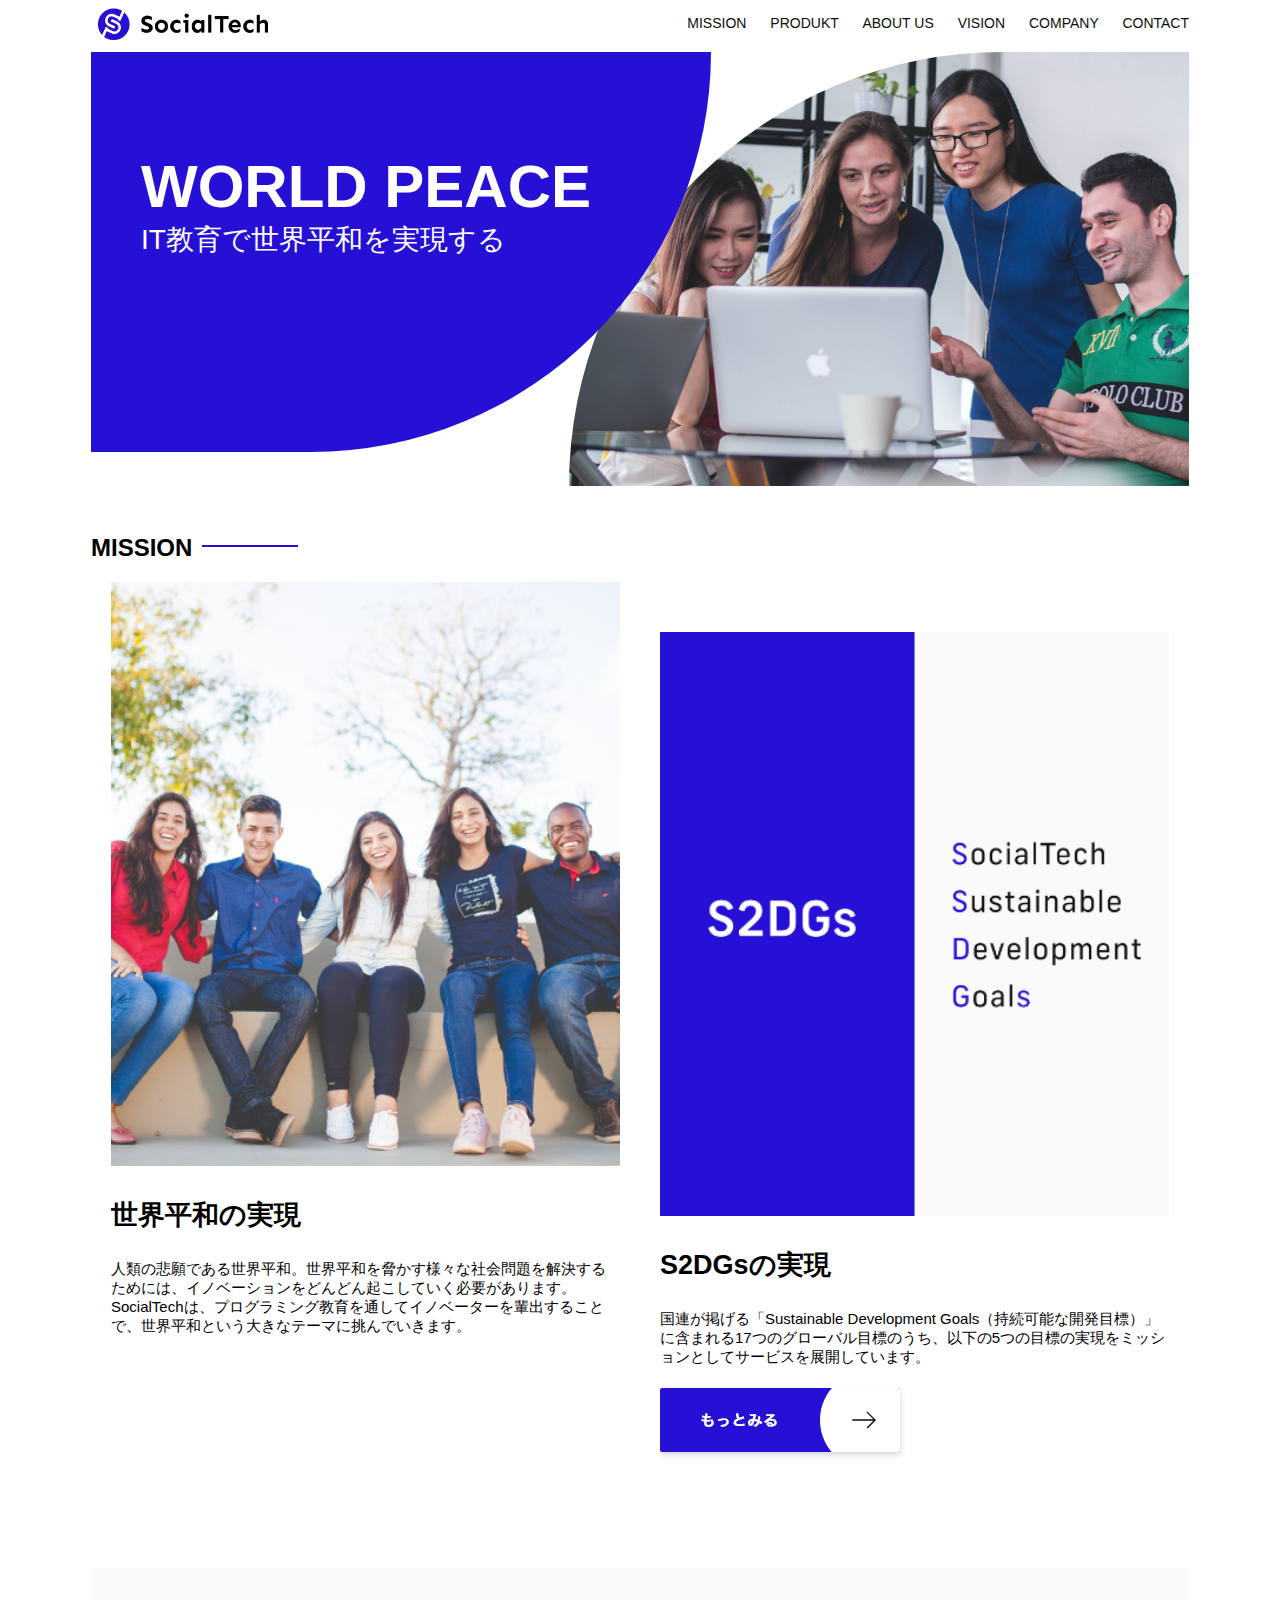
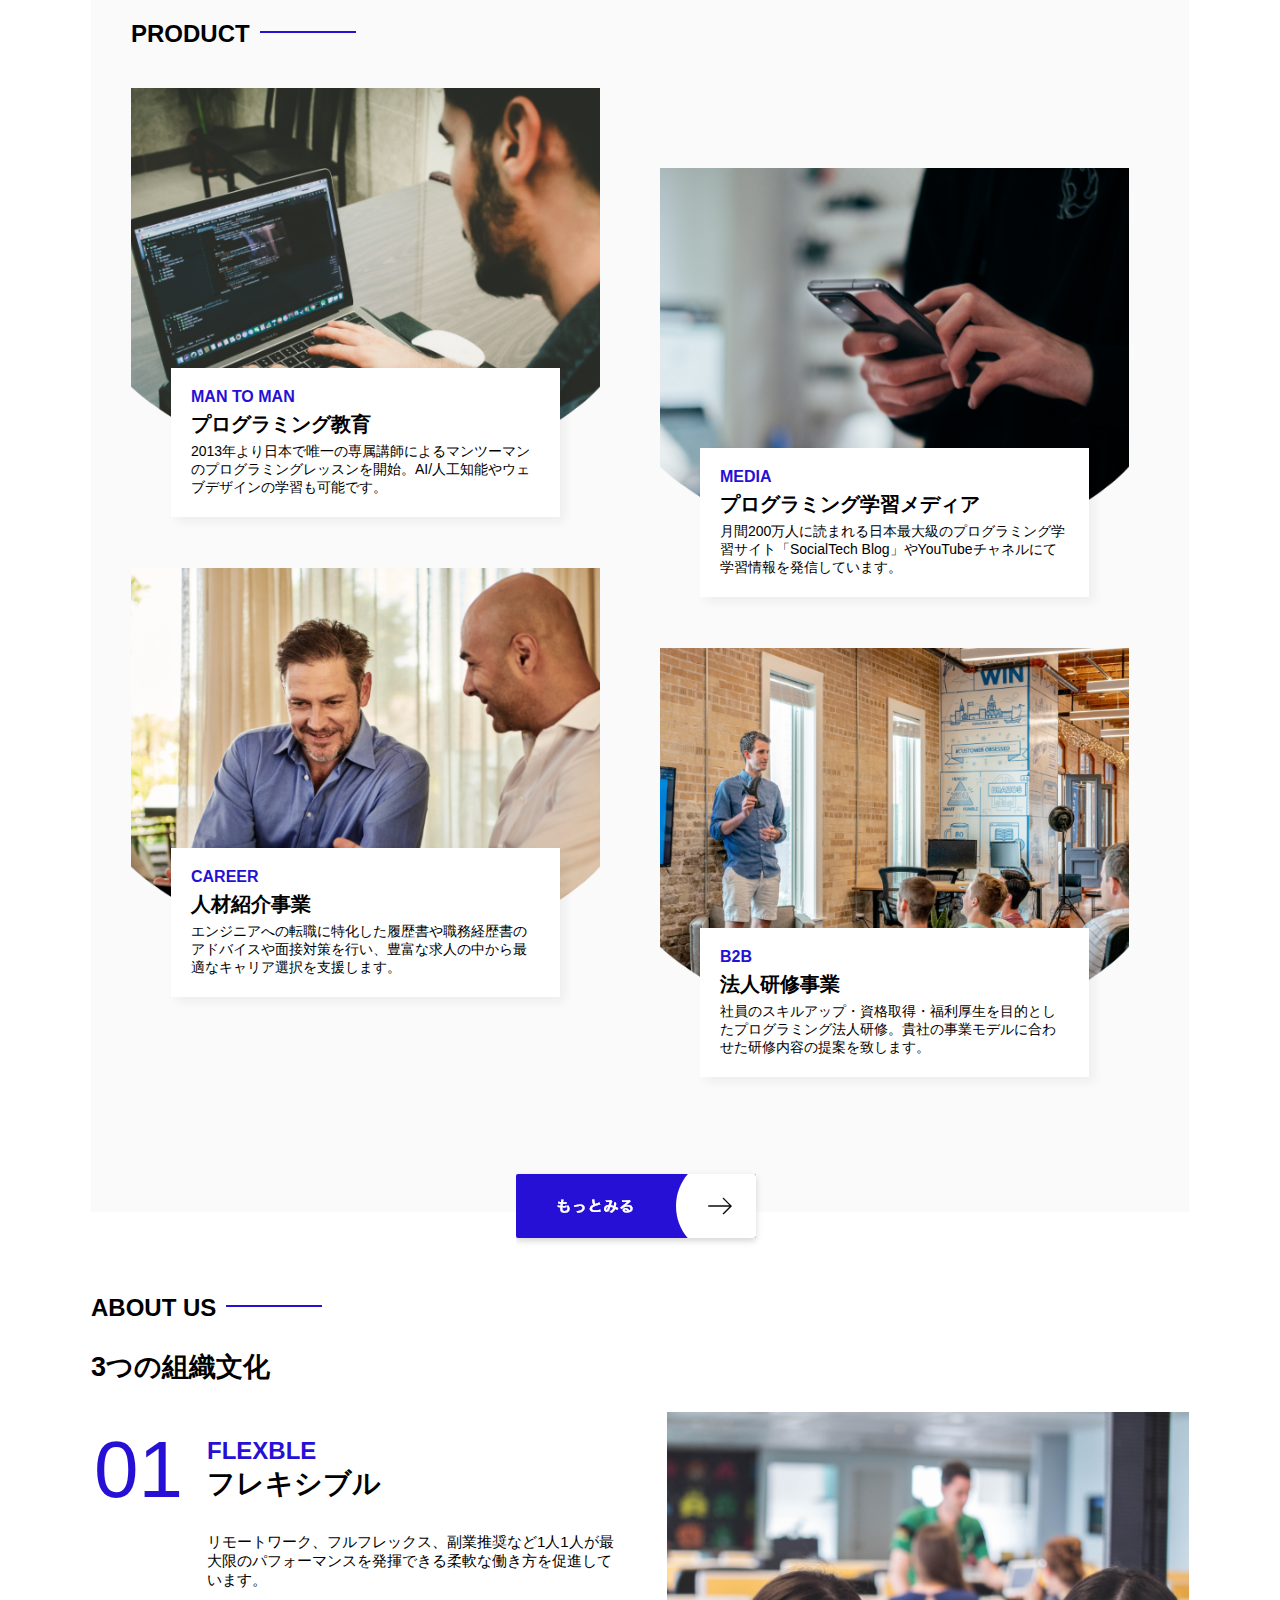
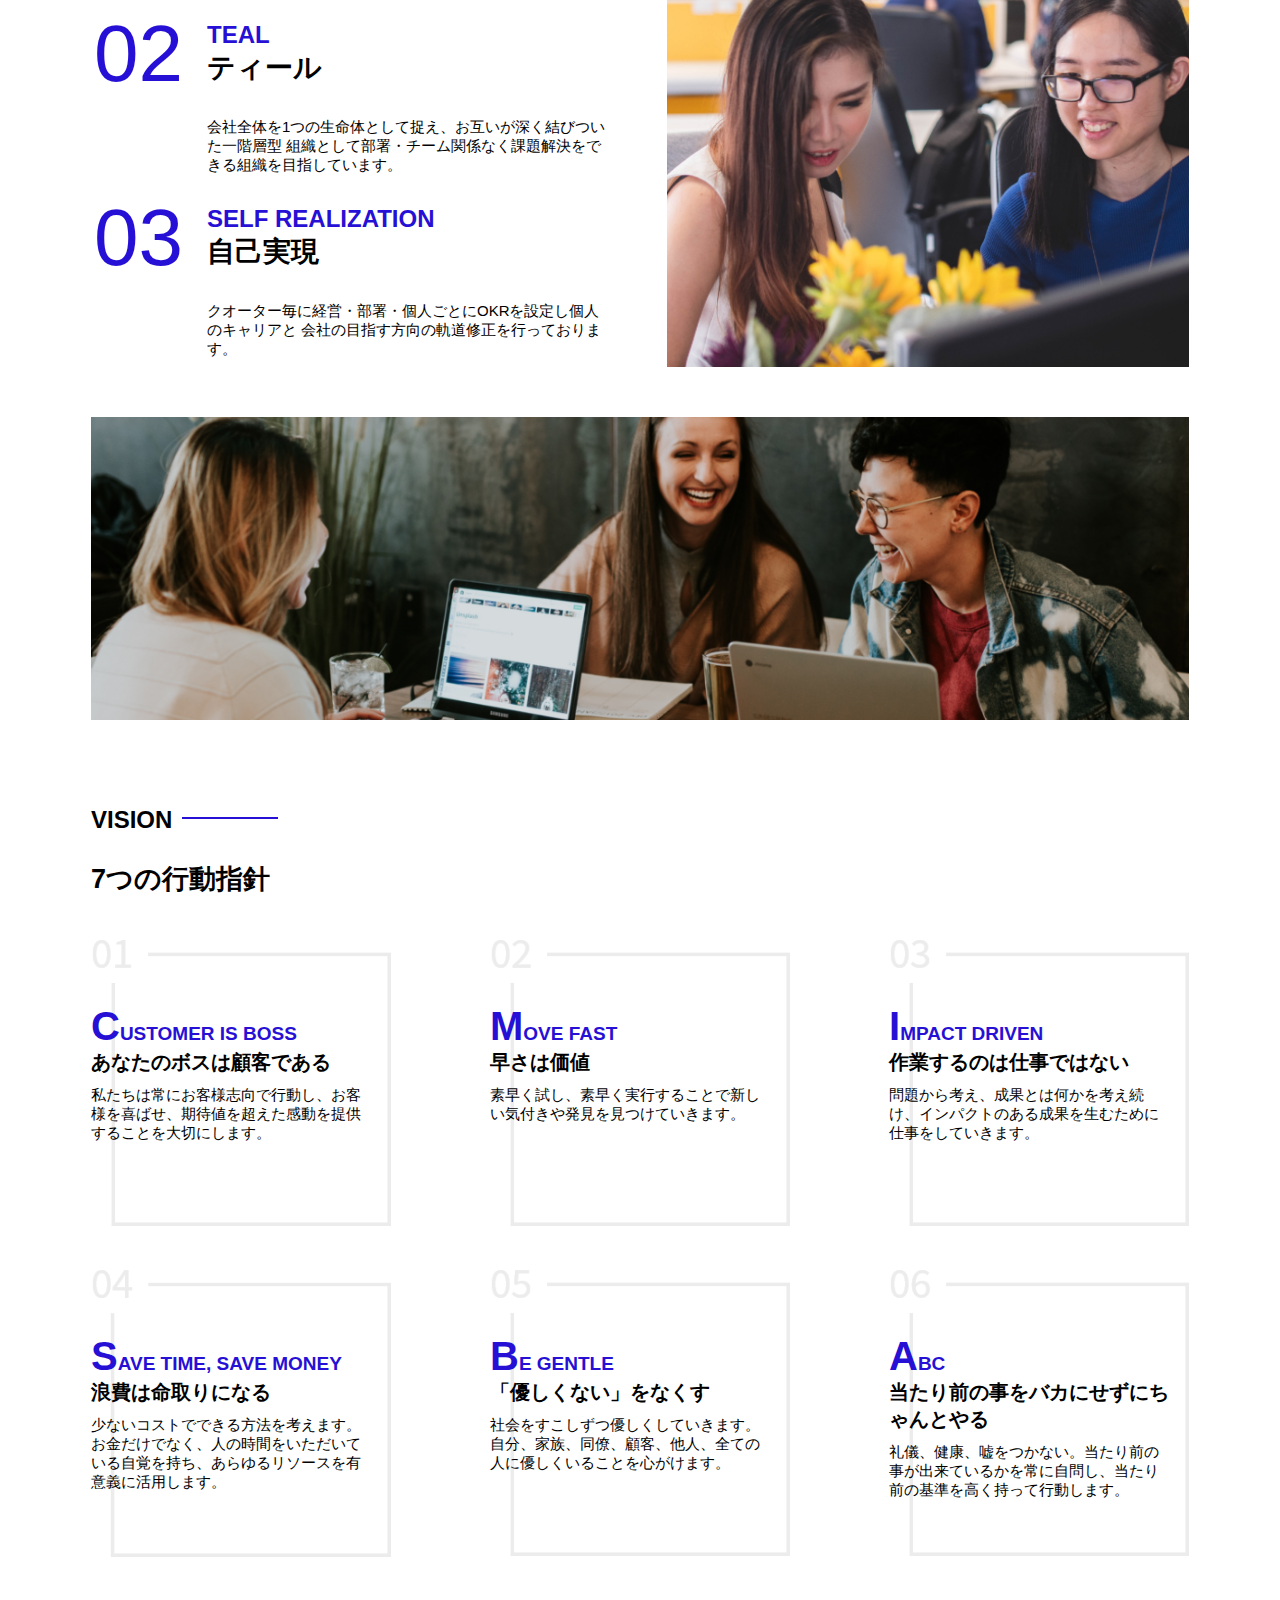
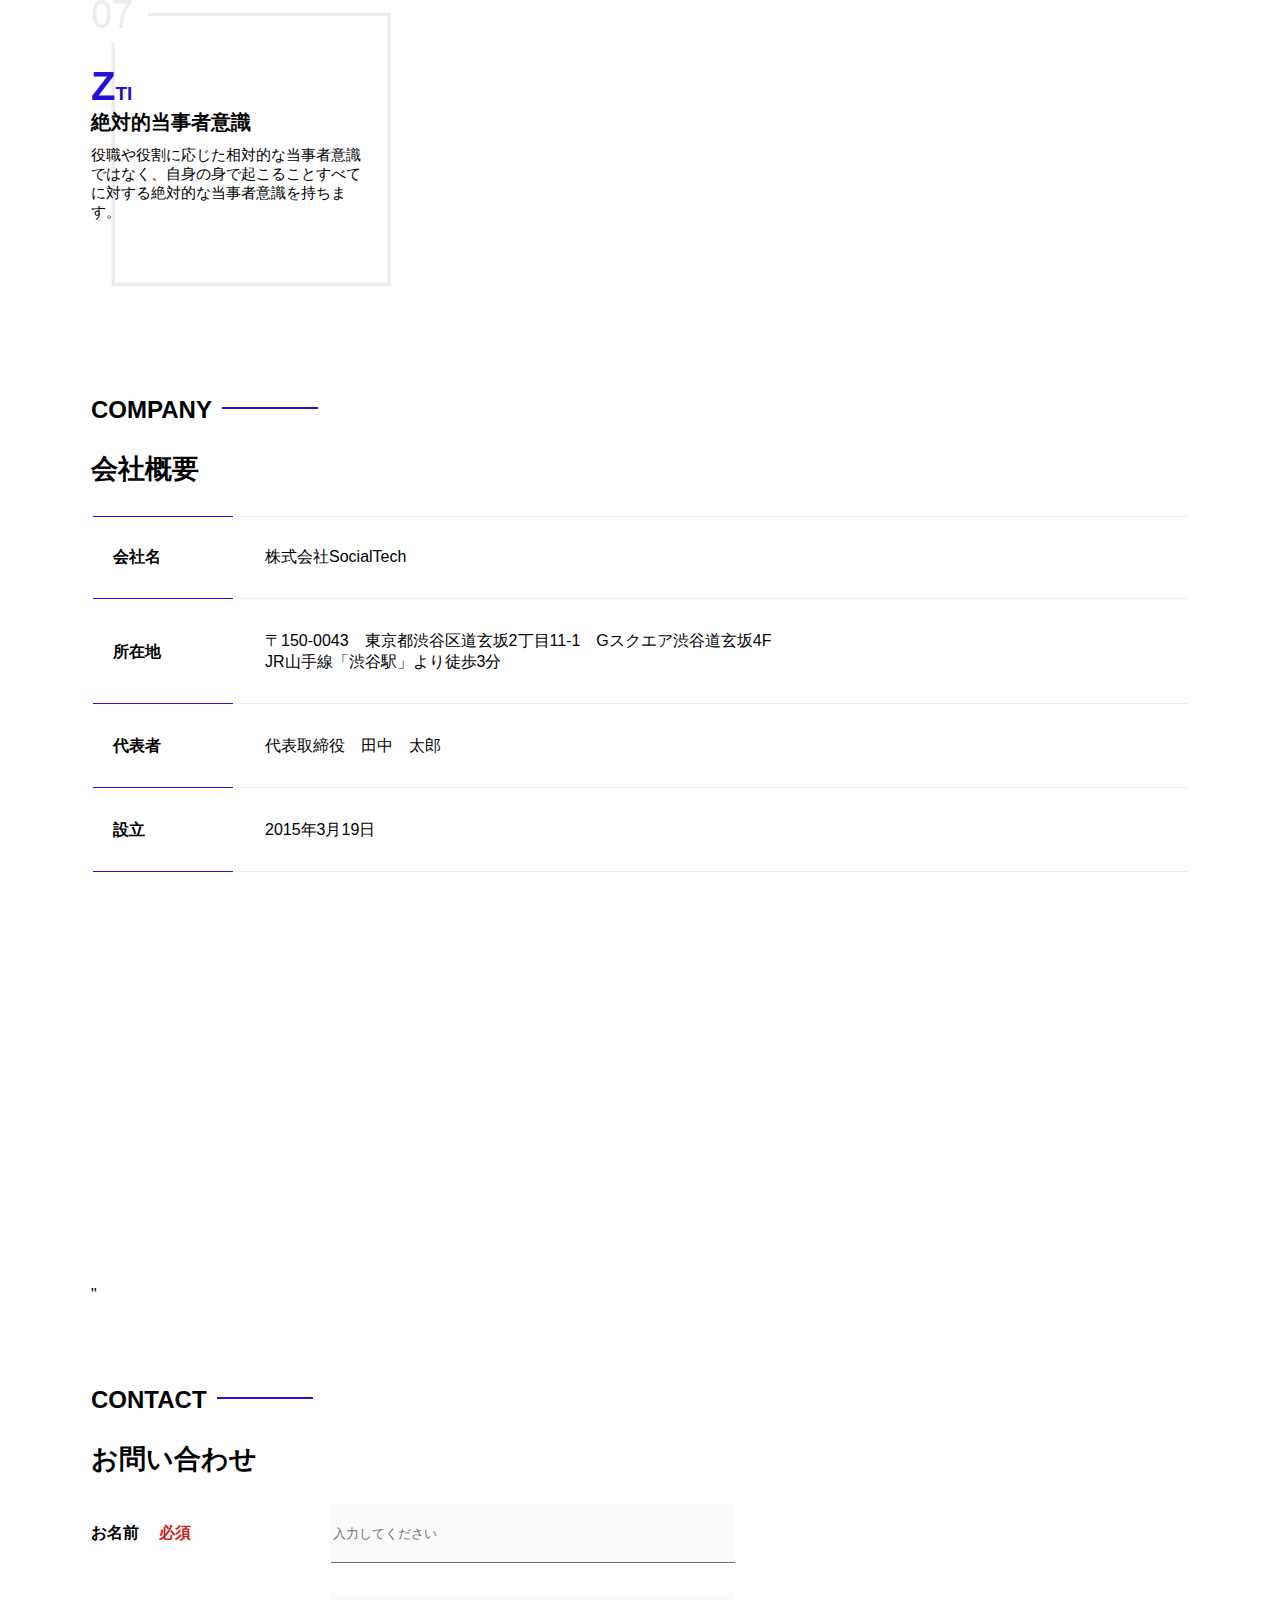
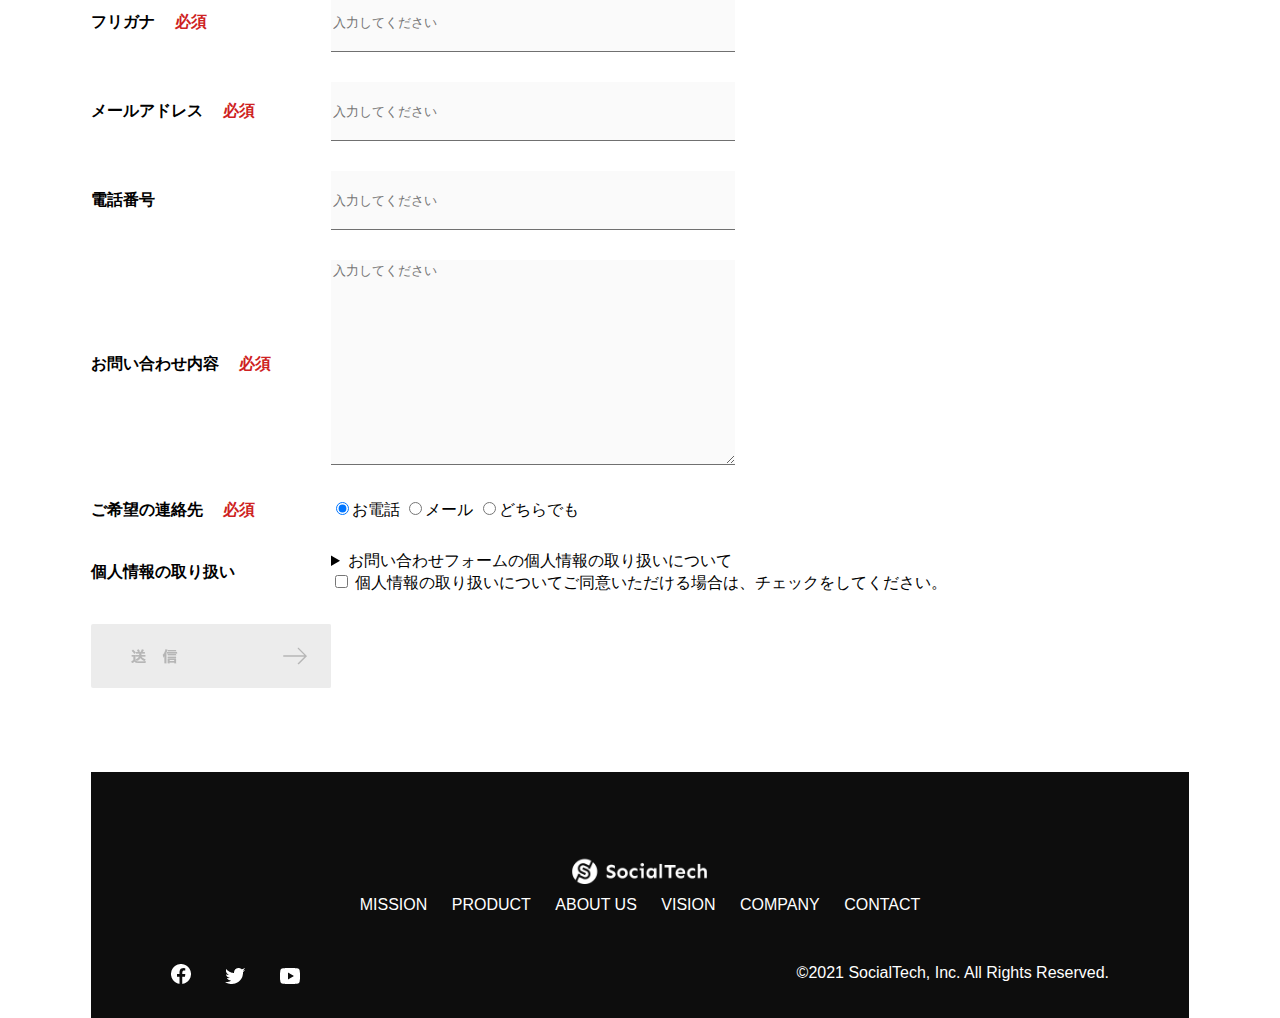
<file: index.html>
<!DOCTYPE html>
<html>
<head>
  <title>SocialTech</title>
  <meta charset="utf-8">
  <meta name="description" content="SocialTechはEdTech業界のリーディングカンパニーを目指します。">
  <meta name="viewport" content="width=device-width, initial-scale=1.0">
  <link rel="stylesheet" href="style.css">
</head>
<body>
  <!--ヘッダー-->
  <header>
    <!--ロゴ-->
    <a href="index.html" id="logo"><img src="images/logo.png" alt="トップページに戻る"></a> 
    <!--PC用ナビゲーション-->
    <nav id="nav-pc">
      <a href="mission.html">MISSION</a>
      <a href="product.html">PRODUKT</a>
      <a href="index.html#aboutus">ABOUT US</a>
      <a href="index.html#vision">VISION</a>
      <a href="index.html#company">COMPANY</a>
      <a href="index.html#contact">CONTACT</a>
    </nav>
    <!-- スマホ用メニューボタン -->
    <img id="menu-sp" src="images/button-menu.png" alt="ナビゲーションを開く" onclick="document.getElementById('nav-sp').style.display = 'block'">

    <!-- スマホ用ナビゲーション -->
    <nav id="nav-sp">
      <img id="close" src="images/button-close.png" alt="ナビゲーションを閉じる" onclick="document.getElementById('nav-sp').style.display = 'none'">
        <a id="logo-sp" href="index.html" onclick="document.getElementById('nav-sp').style.display = 'none'"><img src="images/logo-sp.png" alt="トップページへ戻る"></a>
        <a class="menu" href="mission.html" onclick="document.getElementById('nav-sp').style.display = 'none'">MISSION</a>
        <a class="menu" href="product.html" onclick="document.getElementById('nav-sp').style.display = 'none'">PRODUCT</a>
        <a class="menu" href="index.html#aboutus" onclick="document.getElementById('nav-sp').style.display = 'none'">ABOUT US</a>
        <a class="menu" href="index.html#vision" onclick="document.getElementById('nav-sp').style.display = 'none'">VISION</a>
        <a class="menu" href="index.html#company" onclick="document.getElementById('nav-sp').style.display = 'none'">COMPANY</a>
        <a class="menu" href="index.html#contact" onclick="document.getElementById('nav-sp').style.display = 'none'">CONTACT</a>
        <div id="sns">
          <a href="https://www.facebook.com/sejuku2013"><img src="images/button-facebook.png" alt="フェイスブックへのリンク"></a>
          <a href="https://www.facebook.com/sejuku2013"><img src="images/button-twitter.png" alt="ツイッターへのリンク"></a>
          <a href="https://www.youtube.com/channel/UCCFOQO5aDK0xXam4cUQXT8g"><img src="images/button-youtube.png" alt="ユーチューブへのリンク"></a>
        </div>
    </nav>
  </header>
  <main>
    <article>
      <!--　メインビジュアル　-->
      <section id="main-visual">
        <div id="main-message">
          <h1>WORLD PEACE</h1>
          <p>IT教育で世界平和を実現する</p>
        </div>
        <img src="images/index/index-main.png" alt="PCの周りに集まる多国籍の仲間たち">
      </section>
      <!--　ミッション　-->
      <section id="mission">
          <h2 class="index-h2">MISSION</h2>
        <div id="mission-flex">
          <div>
            <img id="mission-photo" src="images/index/index-mission.png" alt="屋外のベンチで写真を撮影する多国籍の仲間たち">
            <h3>世界平和の実現</h3>
            <p>人類の悲願である世界平和。世界平和を脅かす様々な社会問題を解決するためには、イノベーションをどんどん起こしていく必要があります。SocialTechは、プログラミング教育を通してイノベーターを輩出することで、世界平和という大きなテーマに挑んでいきます。</p>
          </div>
          <div>
            <img id="s2dgs" src="images/index/s2dgs.png" alt="S2DGs">
            <h3>S2DGsの実現</h3>
            <p>国連が掲げる「Sustainable Development Goals（持続可能な開発目標）」に含まれる17つのグローバル目標のうち、以下の5つの目標の実現をミッションとしてサービスを展開しています。</p>
            <a href="mission.html">
              <img src="images/button-more.png" alt="もっとみる">
            </a>
          </div>
        </div>
      </section>
      <!-- プロダクト -->
      <section id="product">
        <h2 class="index-h2">PRODUCT</h2>
        <div>
            <div id="product-left">
                <div>
                    <img class="product-photo" src="images/index/index-mantoman.png" alt="PCでコードを書く男性">
                    <div class="product-explain">
                        <span>MAN TO MAN</span>
                        <h3>プログラミング教育</h3>
                        <p>2013年より日本で唯一の専属講師によるマンツーマンのプログラミングレッスンを開始。AI/人工知能やウェブデザインの学習も可能です。</p>
                    </div>
                </div>
                <div>
                    <img class="product-photo" src="images/index/index-career.png" alt="笑顔で話し合う2人の男性">
                    <div class="product-explain">
                        <span>CAREER</span>
                        <h3>人材紹介事業</h3>
                        <p>エンジニアへの転職に特化した履歴書や職務経歴書のアドバイスや面接対策を行い、豊富な求人の中から最適なキャリア選択を支援します。</p>
                    </div>
                </div>
            </div>
            <div id="product-right">
                <div>
                    <img class="product-photo" src="images/index/index-media.png" alt="スマートフォンを操作する人">
                    <div class="product-explain">
                        <span>MEDIA</span>
                        <h3>プログラミング学習メディア</h3>
                        <p>月間200万人に読まれる日本最大級のプログラミング学習サイト「SocialTech
                            Blog」やYouTubeチャネルにて学習情報を発信しています。</p>
                    </div>
                </div>
                <div>
                    <img class="product-photo" src="images/index/index-b2b.png" alt="講演中の男性とそれを聴く人々">
                    <div class="product-explain">
                        <span>B2B</span>
                        <h3>法人研修事業</h3>
                        <p>社員のスキルアップ・資格取得・福利厚生を目的としたプログラミング法人研修。貴社の事業モデルに合わせた研修内容の提案を致します。</p>
                    </div>
                </div>
            </div>
        </div>
        <div>
            <a id="product-more" href="product.html">
                <img src="images/button-more.png" alt="もっとみる">
            </a>
        </div>
    </section>
        <!-- ABOUT US -->
        <section id="aboutus">
          <h2 class="index-h2">ABOUT US</h2>
          <h3>3つの組織文化</h3>
          <div>
            <table class="culture-table">
              <tr>
                <td>
                  <span class="culture-num">01</span>
                </td>
                <td>
                  <span class="culture-en">FLEXBLE</span>
                  <span class="culture-jp">フレキシブル</span>
                </td>
              </tr>
              <tr>
                <td>
                  <!-- 空白のセル -->
                </td>
                <td>
                  <P class="culture-description">
                    リモートワーク、フルフレックス、副業推奨など1人1人が最大限のパフォーマンスを発揮できる柔軟な働き方を促進しています。
                  </P>
                </td>
              </tr>
              <tr>
                <td>
                  <span class="culture-num">02</span>
                </td>
                <td>
                  <span class="culture-en">TEAL</span>
                  <span class="culture-jp">ティール</span>
                </td>
              </tr>
              <tr>
                <td>
                  <!-- 空白のセル -->
                </td>
                <td>
                  <p class="culture-description">
                    会社全体を1つの生命体として捉え、お互いが深く結びついた一階層型
                    組織として部署・チーム関係なく課題解決をできる組織を目指しています。
                  </p>
                </td>
              </tr>
              <tr>
                <td>
                  <span class="culture-num">03</span>
                </td>
                <td>
                  <span class="culture-en">SELF REALIZATION</span>
                  <span class="culture-jp">自己実現</span>
                </td>
              </tr>
              <tr>
                <td>
                  <!-- 空白のセル -->
                </td>
                <td>
                  <p class="culture-description">
                    クオーター毎に経営・部署・個人ごとにOKRを設定し個人のキャリアと
                   会社の目指す方向の軌道修正を行っております。
                  </p>
                </td>
              </tr>
            </table>
              <img class="culture-img" src="images/index/index-aboutus1.png" alt="笑顔で話し合う2人の女性">
          </div>
          <img class="culture-img2" src="images/index/index-aboutus2.png" alt="笑顔で話し合う3人の男女"> 
        </section>
        <!-- VISION -->
        <section id="vision">
          <h2 class="index-h2">VISION</h2>
          <h3>7つの行動指針</h3>
          <div>
            <div class="vision-box">
              <img src="images/index/vision-01.png" alt="01">
              <span>
                <h4>CUSTOMER IS BOSS</h4>
                <h5>あなたのボスは顧客である</h5>
                <p>私たちは常にお客様志向で行動し、お客様を喜ばせ、期待値を超えた感動を提供することを大切にします。</p>
              </span>
            </div>
            <div class="vision-box">
              <img src="images/index/vision-02.png" alt="02">
              <span>
                <h4>MOVE FAST</h4>
                <h5>早さは価値</h5>
                <p>素早く試し、素早く実行することで新しい気付きや発見を見つけていきます。</p>
              </span>
            </div>
            <div class="vision-box">
              <img src="images/index/vision-03.png" alt="03">
              <span>
                <h4>IMPACT DRIVEN</h4>
                <h5>作業するのは仕事ではない</h5>
                <p>問題から考え、成果とは何かを考え続け、インパクトのある成果を生むために仕事をしていきます。</p>
              </span>
            </div>
            <div class="vision-box">
              <img src="images/index//vision-04.png" alt="04">
              <span>
                <h4>SAVE TIME, SAVE MONEY</h4>
                <h5>浪費は命取りになる</h5>
                <p>少ないコストでできる方法を考えます。お金だけでなく、人の時間をいただいている自覚を持ち、あらゆるリソースを有意義に活用します。</p>
              </span>
            </div>
            <div class="vision-box">
              <img src="images/index/vision-05.png" alt="05">
              <span>
                <h4>BE GENTLE</h4>
                <h5>「優しくない」をなくす</h5>
                <p>社会をすこしずつ優しくしていきます。自分、家族、同僚、顧客、他人、全ての人に優しくいることを心がけます。</p>
              </span>
            </div>
            <div class="vision-box">
              <img src="images/index/vision-06.png" alt="06">
              <span>
                <h4>ABC</h4>
                <h5>当たり前の事をバカにせずにちゃんとやる</h5>
                <p>礼儀、健康、嘘をつかない。当たり前の事が出来ているかを常に自問し、当たり前の基準を高く持って行動します。</p>
              </span>
            </div>
            <div class="vision-box">
              <img src="images/index/vision-07.png" alt="07">
              <span>
                <h4>ZTI</h4>
                <h5>絶対的当事者意識</h5>
                <p>役職や役割に応じた相対的な当事者意識ではなく、自身の身で起こることすべてに対する絶対的な当事者意識を持ちます。</p>
              </span>
            </div>
          </div>
        </section>
        <!-- COMPANY -->
        <section id="company">
          <h2 class="index-h2">COMPANY</h2>
          <h3>会社概要</h3>
            <table id="company-table">
              <tr>
                <th class="tableheader-first">会社名</th>
                <td class="cell-first">株式会社SocialTech</td>
              </tr>
              <tr>
                <th class="tableheader">所在地</th>
                <td class="cell">〒150-0043　東京都渋谷区道玄坂2丁目11-1　Gスクエア渋谷道玄坂4F<br>JR山手線「渋谷駅」より徒歩3分</td>
              </tr>
              <tr>
                <th class="tableheader">代表者</th>
                <td class="cell">代表取締役　田中　太郎</td>
              </tr>
              <tr>
                <th class="tableheader">設立</th>
                <td class="cell">2015年3月19日</td>
              </tr>
            </table>
              <iframe
                src="https://www.google.com/maps/embed?pb=!1m18!1m12!1m3!1d3241.7739223224576!2d139.6961571!3d35.6579413!2m3!1f0!2f0!3f0!3m2!1i1024!2i768!4f13.1!3m3!1m2!1s0x60188be0535d9a81%3A0xb09a6e9018e3debd!2z44CSMTUwLTAwNDMg5p2x5Lqs6YO95riL6LC35Yy66YGT546E5Z2C77yS5LiB55uu77yR77yR4oiS77yR!5e0!3m2!1sja!2sjp!4v1705211474568!5m2!1sja!2sjp"
                style="border:0;" allowfullscreen="" loading="lazy">
              </iframe>"
        </section>    
          <!-- お問い合わせフォーム -->
          <section id="contact">
            <h2 class="index-h2">CONTACT</h2>
            <h3>お問い合わせ</h3>
            <form action="https://api.staticforms.xyz/submit" method="post">       
              <input type="text" name="honeypot" style="display:none">
              <!-- STATIC FORMSのアクセスキー -->
              <input type="hidden" name="accessKey" value="651ed1f2-a114-4100-8dca-9e99c4449876">
              <!--メールのタイトル-->
              <input type="hidden" name="subject" value="お問い合わせフォーム" />
              <!--送信先のメールアドレスをvalueに設定する-->
              <input type="hidden" name="replyTo" value="s.uehara@ace-techno.com">
              <!--redirectToのURLは公開後のURLへリンクする-->
              <input type="hidden" name="redirectTo" value="">            
              <div>
                <div class="contact-heading">
                  <label class="contact-label">お名前<span class="contact-span">必須</span></label>
                </div>
                <div>
                  <input type="text" name="name" placeholder="入力してください" class="contact-textbox">
                </div>
              </div>
              <div>
                <div class="contact-heading">
                  <label class="contact-label">フリガナ<span class="contact-span">必須</span></label>
                </div>
                <div>
                  <input type="text" name="hurigana" placeholder="入力してください" class="contact-textbox">
                </div>
              </div>
              <div>
                <div class="contact-heading">
                  <label class="contact-label">メールアドレス<span class="contact-span">必須</span></label>
                </div>
                <div>
                  <input type="text" name="email" placeholder="入力してください" class="contact-textbox">
                </div>
              </div>
              <div>
                <div class="contact-heading">
                  <label class="contact-label">電話番号</label>
                </div>
                <div>
                  <input type="text" name="tel" placeholder="入力してください" class="contact-textbox">
                </div>
              </div>
              <div>
                <div class="contact-heading">
                  <label class="contact-label">お問い合わせ内容<span class="contact-span">必須</span></label>
                </div>
                <div>
                  <textarea class="contact-textarea" placeholder="入力してください" name="message"></textarea>
                </div>
              </div>
              <div>
                <div class="contact-heading">
                  <label class="contact-label">ご希望の連絡先<span class="contact-span">必須</span></label>
                </div>
                <div>
                  <input class="radiobutton" type="radio" value="tel" name="contact" checked><label>お電話</label>
                  <input class="radiobutton" type="radio" value="mail" name="contact"><label>メール</label>
                  <input class="radiobutton" type="radio" value="both" name="contact"><label>どちらでも</label>
                </div>
              </div>
              <div>
                <div class="contact-heading">
                  <label class="contact-label">個人情報の取り扱い</label>
                </div>
                <div>
                  <details>
                    <summary>お問い合わせフォームの個人情報の取り扱いについて</summary>
                    <div>
                      <span>１．組織の名称又は氏名</span><br>
                      株式会社SocialTech<br><br>
                      <span>２．個人情報保護管理者（若しくはその代理人）の氏名又は職名、所属及び連絡先
                        鈴木 一郎 コーポレート部</span><br>
                      メールアドレス：support@socialtech.net<br>
                      TEL：03-xxxx-xxxx<br>
                      <span>３．個人情報の利用目的</span><br>
                      ・本サービス及び本サービスに関連する情報の提供又はそれらに関する連絡のため<br>
                      ・ユーザーの本人確認のため<br>
                      ・当社サービスのご案内のため<br>
                      ・当社の商品等の広告または宣伝（電子メールによるものを含むものとします。）<br><br>
                      <span>４．個人情報の取り扱い業務の委託</span><br>
                      個人情報の取扱業務の全部または一部を外部に業務委託する場合があります。<br>
                      その際、弊社は、個人情報を適切に保護できる管理体制を敷き実行していることを条件として<br>
                      委託先を厳選したうえで、機密保持契約を委託先と締結し、お客様の個人情報を厳密に管理させます。<br><br>
                      <span>５．個人情報の開示等の請求</span><br>
                      お客様は、弊社に対してご自身の個人情報の開示等（利用目的の通知、開示、内容の訂正・追加・削除、利用の停止または消去、第三者への提供の停止）に関して、当社問合わせ窓口に申し出ることができます。<br>
                      その際、弊社はお客様ご本人を確認させていただいたうえで、合理的な期間内に対応いたします。<br><br>
                      なお、個人情報に関する弊社問合わせ先は、次の通りです。<br><br>
                      株式会社SocialTech　個人情報問合せ窓口<br>
                      〒150-0043　東京都渋谷区道玄坂2丁目11-1 Ｇスクエア渋谷道玄坂 4F<br>
                      メールアドレス：support@socialtech.net　TEL：03-xxxx-xxxx<br><br>
                      <span>６．個人情報を提供されることの任意性について</span><br><br>
                      お客様がご自身の個人情報を弊社に提供されるか否かは、お客様のご判断によりますが、もしご提供されない場合には、適切なサービスが提供できない場合がありますので予めご了承ください。
                    </div>
                  </details>
                  <input type="checkbox" name="agree">
                  <span>個人情報の取り扱いについてご同意いただける場合は、チェックをしてください。</span>
                </div>
              </div>
                <input type="image" src="images/button-submit.png" alt="送信する">
            </form>
          </section>
    </article>
    <footer>
      <div id="footer-rogo">
        <img src="images/logo-sp.png" alt="SocialTech">
      </div>
        <div id="footer-link">
          <a href="mission.html">MISSION</a>
          <a href="product.html">PRODUCT</a>
          <a href="index.html#aboutus">ABOUT US</a>
          <a href="index.html#vision">VISION</a>
          <a href="index.html#company">COMPANY</a>
          <a href="index.html#contact">CONTACT</a>
        </div>
        <div id="sns-footer">
          <a href="https://www.facebook.com/sejuku2013"><img src="images/button-facebook.png" alt="フェイスブックへのリンク"></a>
          <a href="https://www.facebook.com/sejuku2013"><img src="images/button-twitter.png" alt="ツイッターへのリンク"></a>
          <a href="https://www.youtube.com/channel/UCCFOQO5aDK0xXam4cUQXT8g"><img src="images/button-youtube.png" alt="ユーチューブへのリンク"></a>
            <span id="copyright">&copy;2021 SocialTech, Inc. All Rights Reserved. </span>
        </div>
    </footer>
  </main>
</body>
</html>
</file>
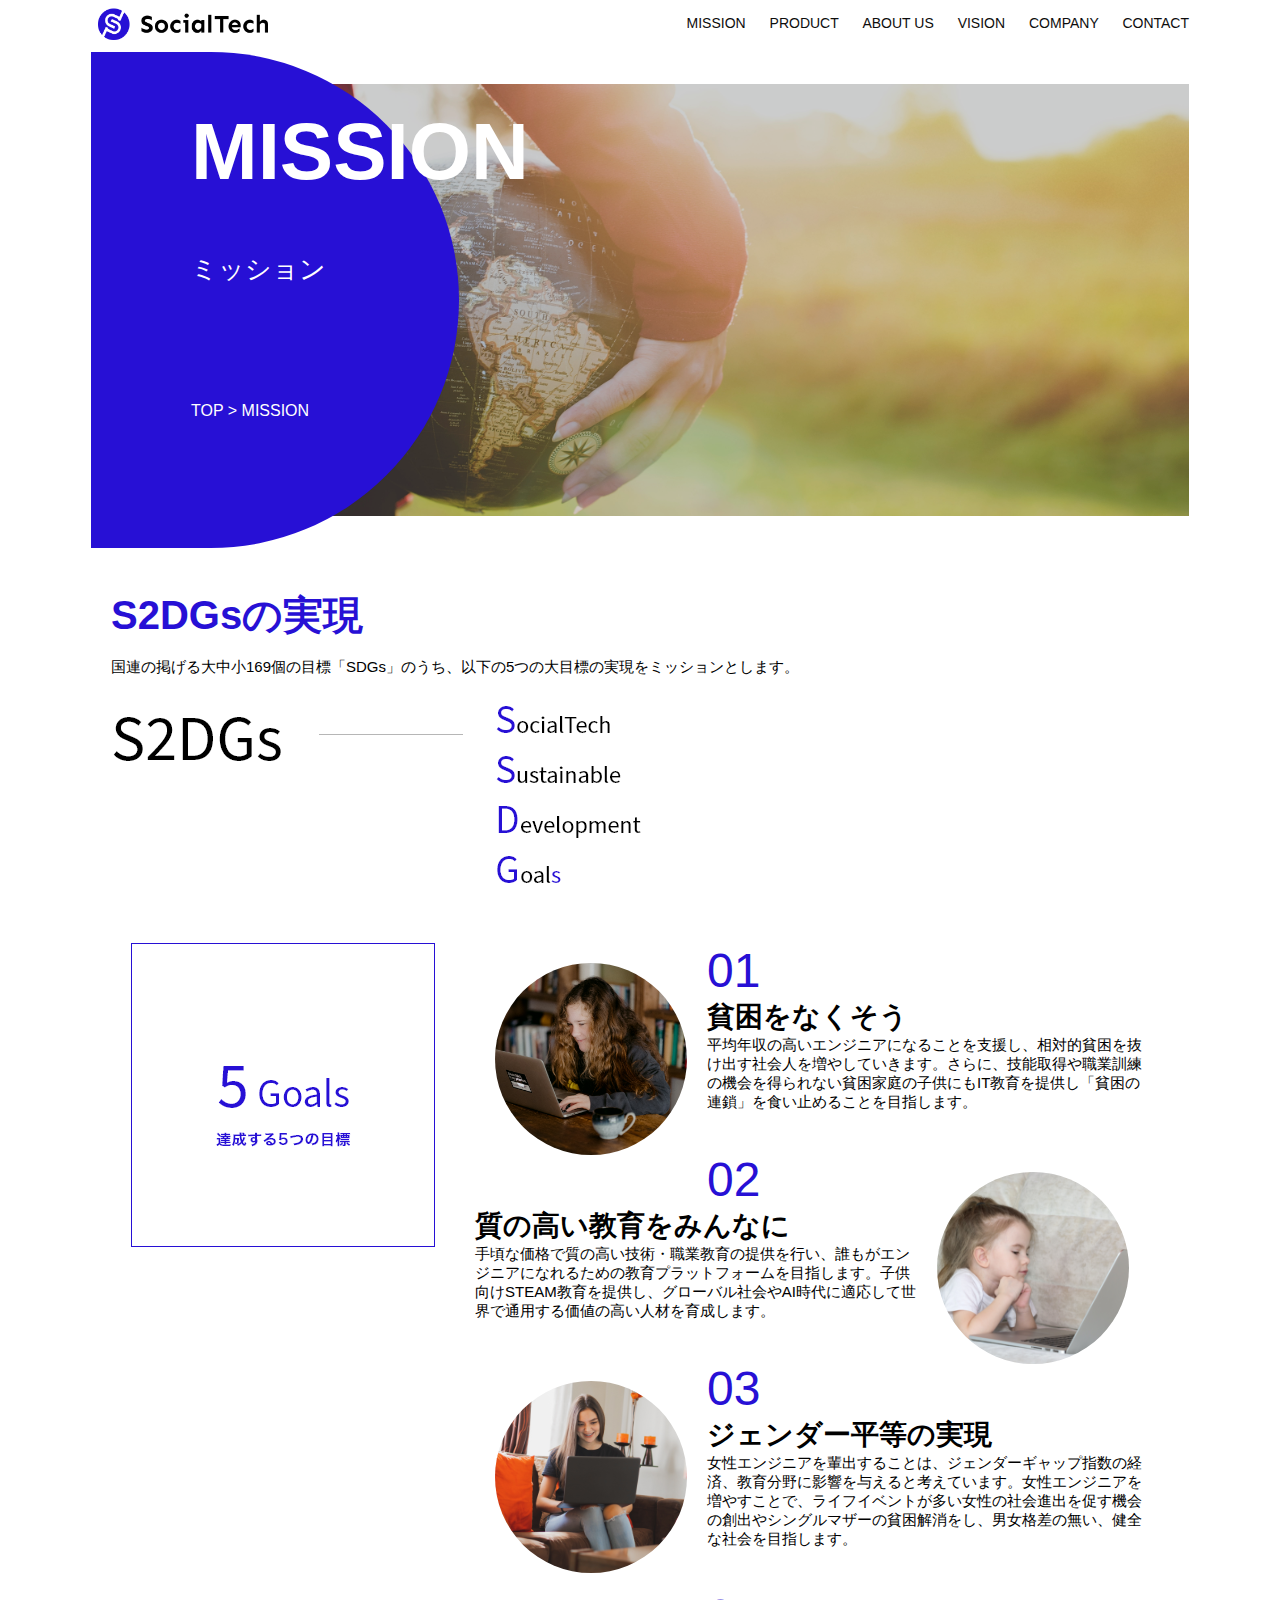
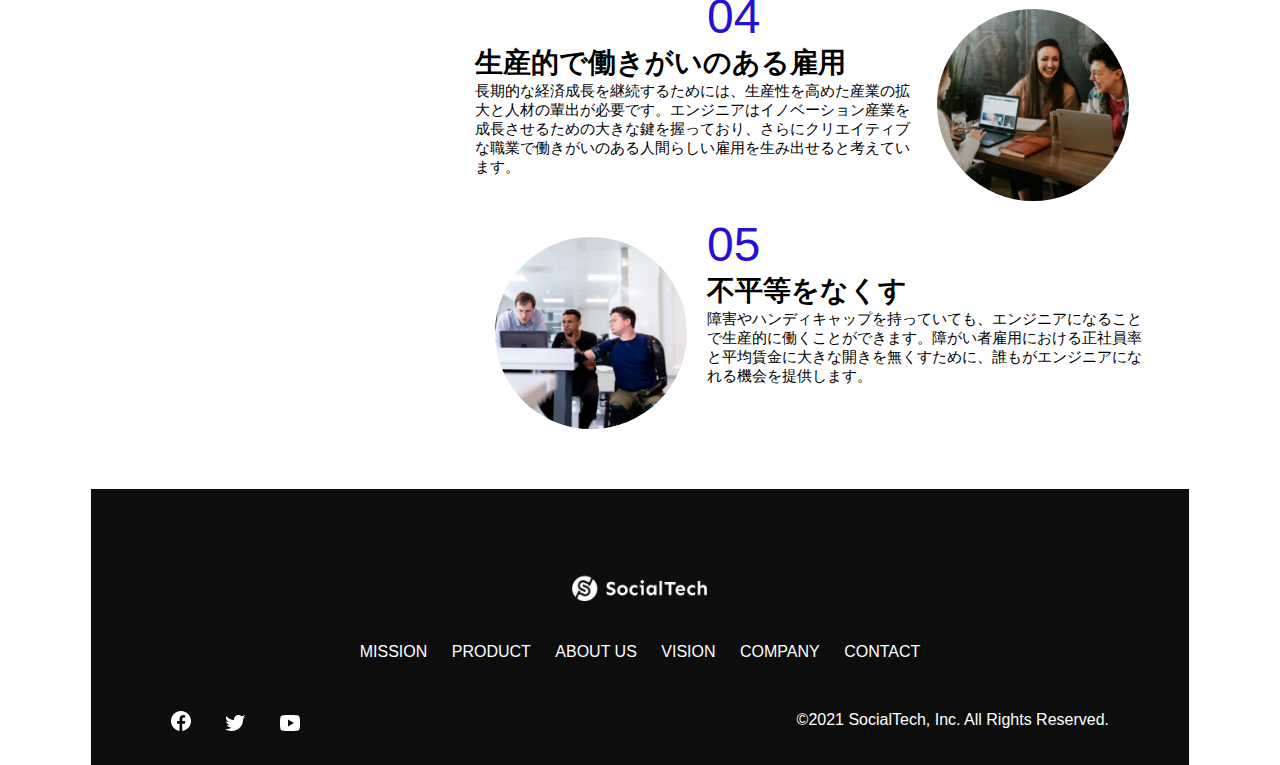
<file: mission.html>
<!DOCTYPE html>
 <html>
 <head>
  <title>SocialTech - MISSION ミッション -</title>
   <meta charset="UTF-8">
   <meta name="description" content="SocialTechが目指す5つの目標（S2DGs）を紹介します">
   <meta name="viewport" content="width=device-width, initial-scale=1.0">
   <link rel="stylesheet" href="style.css">
 </head>

 <body>
   <!-- ヘッダー -->
   <header>
     <!-- ロゴ -->
     <a href="index.html" id="logo"><img src="images/logo.png" alt="トップページに戻る"></a>
 
     <!-- PC用ナビゲーション -->
     <nav id="nav-pc">
       <a href="mission.html">MISSION</a>
       <a href="product.html">PRODUCT</a>
       <a href="index.html#aboutus">ABOUT US</a>
       <a href="index.html#vision">VISION</a>
       <a href="index.html#company">COMPANY</a>
       <a href="index.html#contact">CONTACT</a>
     </nav>
 
     <!-- スマホ用メニューボタン -->
     <img id="menu-sp" src="images/button-menu.png" alt="ナビゲーションを開く" onclick="document.getElementById('nav-sp').style.display = 'block'">
 
     <!-- スマホ用ナビゲーション -->
     <nav id="nav-sp">
       <img id="close" src="images/button-close.png" alt="ナビゲーションを閉じる" onclick="document.getElementById('nav-sp').style.display = 'none'">
       <a id="logo-sp" href="index.html" onclick="document.getElementById('nav-sp').style.display = 'none'"><img
           src="images/logo-sp.png" alt="トップページに戻る"></a>
       <a class="menu" href="mission.html" onclick="document.getElementById('nav-sp').style.display = 'none'">MISSION</a>
       <a class="menu" href="product.html" onclick="document.getElementById('nav-sp').style.display = 'none'">PRODUCT</a>
       <a class="menu" href="index.html#aboutus" onclick="document.getElementById('nav-sp').style.display = 'none'">ABOUT
         US</a>
       <a class="menu" href="index.html#vision"
         onclick="document.getElementById('nav-sp').style.display = 'none'">VISION</a>
       <a class="menu" href="index.html#company"
         onclick="document.getElementById('nav-sp').style.display = 'none'">COMPANY</a>
       <a class="menu" href="index.html#contact"
         onclick="document.getElementById('nav-sp').style.display = 'none'">CONTACT</a>
       <div id="sns">
         <a href="https://www.facebook.com/sejuku2013"><img src="images/button-facebook.png" alt="Facebookのリンク"></a>
         <a href="https://twitter.com/samuraijuku"><img src="images/button-twitter.png" alt="Twitterのリンク"></a>
         <a href="https://www.youtube.com/channel/UCCFOQO5aDK0xXam4cUQXT8g"><img src="images/button-youtube.png" alt="YouTubeのリンク"></a>
       </div>
     </nav>
   </header>
   <main>
     <article>
      <section id="mission-main">
        <div id="mission-title">
          <h1>MISSION</h1>
          <span>ミッション</span>
          <div>TOP > MISSION</div>
        </div>
      </section>
      <section id="mission-s2dgs">
        <h2 class="mission-h2">S2DGsの実現</h2>
        <p>国連の掲げる大中小169個の目標「SDGs」のうち、以下の5つの大目標の実現をミッションとします。</p>
        <img src="images/mission/mission-s2dgs.png" alt="S2DGs">
      </section>
      <section id="mission-5goals">
        <div>
          <img id="s2dgs-img" src="images/mission/mission-5goals.png" alt="5Goals">
        </div>
        <div>
          <div>
            <img class="fivegoals-image-left" src="images/mission/mission-5goals01.png" alt="PCを操作する女の子">
            <span class="fivegoals-number">01</span>
            <h3 class="fivegoals-h3">貧困をなくそう</h3>
            <p class="fivegoals-p">
              平均年収の高いエンジニアになることを支援し、相対的貧困を抜け出す社会人を増やしていきます。さらに、技能取得や職業訓練の機会を得られない貧困家庭の子供にもIT教育を提供し「貧困の連鎖」を食い止めることを目指します。
            </p>
          </div>

          <div>
            <img class="fivegoals-image-right" src="images/mission/mission-5goals02.png" alt="PCを見つめる小さい女の子">
            <span class="fivegoals-number">02</span>
            <h3 class="fivegoals-h3">質の高い教育をみんなに</h3>
            <p class="fivegoals-p">
              手頃な価格で質の高い技術・職業教育の提供を行い、誰もがエンジニアになれるための教育プラットフォームを目指します。子供向けSTEAM教育を提供し、グローバル社会やAI時代に適応して世界で通用する価値の高い人材を育成します。
            </p>
          </div>

          <div>
            <img class="fivegoals-image-left" src="images/mission/mission-5goals03.png" alt="PCを操作する女性">
            <span class="fivegoals-number">03</span>
            <h3 class="fivegoals-h3">ジェンダー平等の実現</h3>
            <p class="fivegoals-p">
              女性エンジニアを輩出することは、ジェンダーギャップ指数の経済、教育分野に影響を与えると考えています。女性エンジニアを増やすことで、ライフイベントが多い女性の社会進出を促す機会の創出やシングルマザーの貧困解消をし、男女格差の無い、健全な社会を目指します。
            </p>
          </div>

          <div>
            <img class="fivegoals-image-right" src="images/mission/mission-5goals04.png" alt="笑顔で話し合う3人の男女">
            <span class="fivegoals-number">04</span>
            <h3 class="fivegoals-h3">生産的で働きがいのある雇用</h3>
            <p class="fivegoals-p">
              長期的な経済成長を継続するためには、生産性を高めた産業の拡大と人材の輩出が必要です。エンジニアはイノベーション産業を成長させるための大きな鍵を握っており、さらにクリエイティブな職業で働きがいのある人間らしい雇用を生み出せると考えています。
            </p>
          </div>

          <div>
            <img class="fivegoals-image-left" src="images/mission/mission-5goals05.png" alt="障害を持つ男性が生き生きと働く様子">
            <span class="fivegoals-number">05</span>
            <h3 class="fivegoals-h3">不平等をなくす</h3>
            <p class="fivegoals-p">
              障害やハンディキャップを持っていても、エンジニアになることで生産的に働くことができます。障がい者雇用における正社員率と平均賃金に大きな開きを無くすために、誰もがエンジニアになれる機会を提供します。
            </p>
          </div>


        </div>




      </section>
     </article>
     <footer>
       <div id="footer-logo">
         <img src="images/logo-sp.png" alt="SocialTech">
       </div>
       <div id="footer-link">
         <a href="mission.html">MISSION</a>
         <a href="product.html">PRODUCT</a>
         <a href="index.html#aboutus">ABOUT US</a>
         <a href="index.html#vision">VISION</a>
         <a href="index.html#company">COMPANY</a>
         <a href="index.html#contact">CONTACT</a>
       </div>
       <div id="sns-footer">
         <a href="https://www.facebook.com/sejuku2013"><img src="images/button-facebook.png" alt="Facebookのリンク"></a>
         <a href="https://twitter.com/samuraijuku"><img src="images/button-twitter.png" alt="Twitterのリンク"></a>
         <a href="https://www.youtube.com/channel/UCCFOQO5aDK0xXam4cUQXT8g"><img src="images/button-youtube.png" alt="YouTubeのリンク"></a>
         <span id="copyright">&copy;2021 SocialTech, Inc. All Rights Reserved. </span>
       </div>
     </footer>
   </main>
 </body>

 </html>
</file>
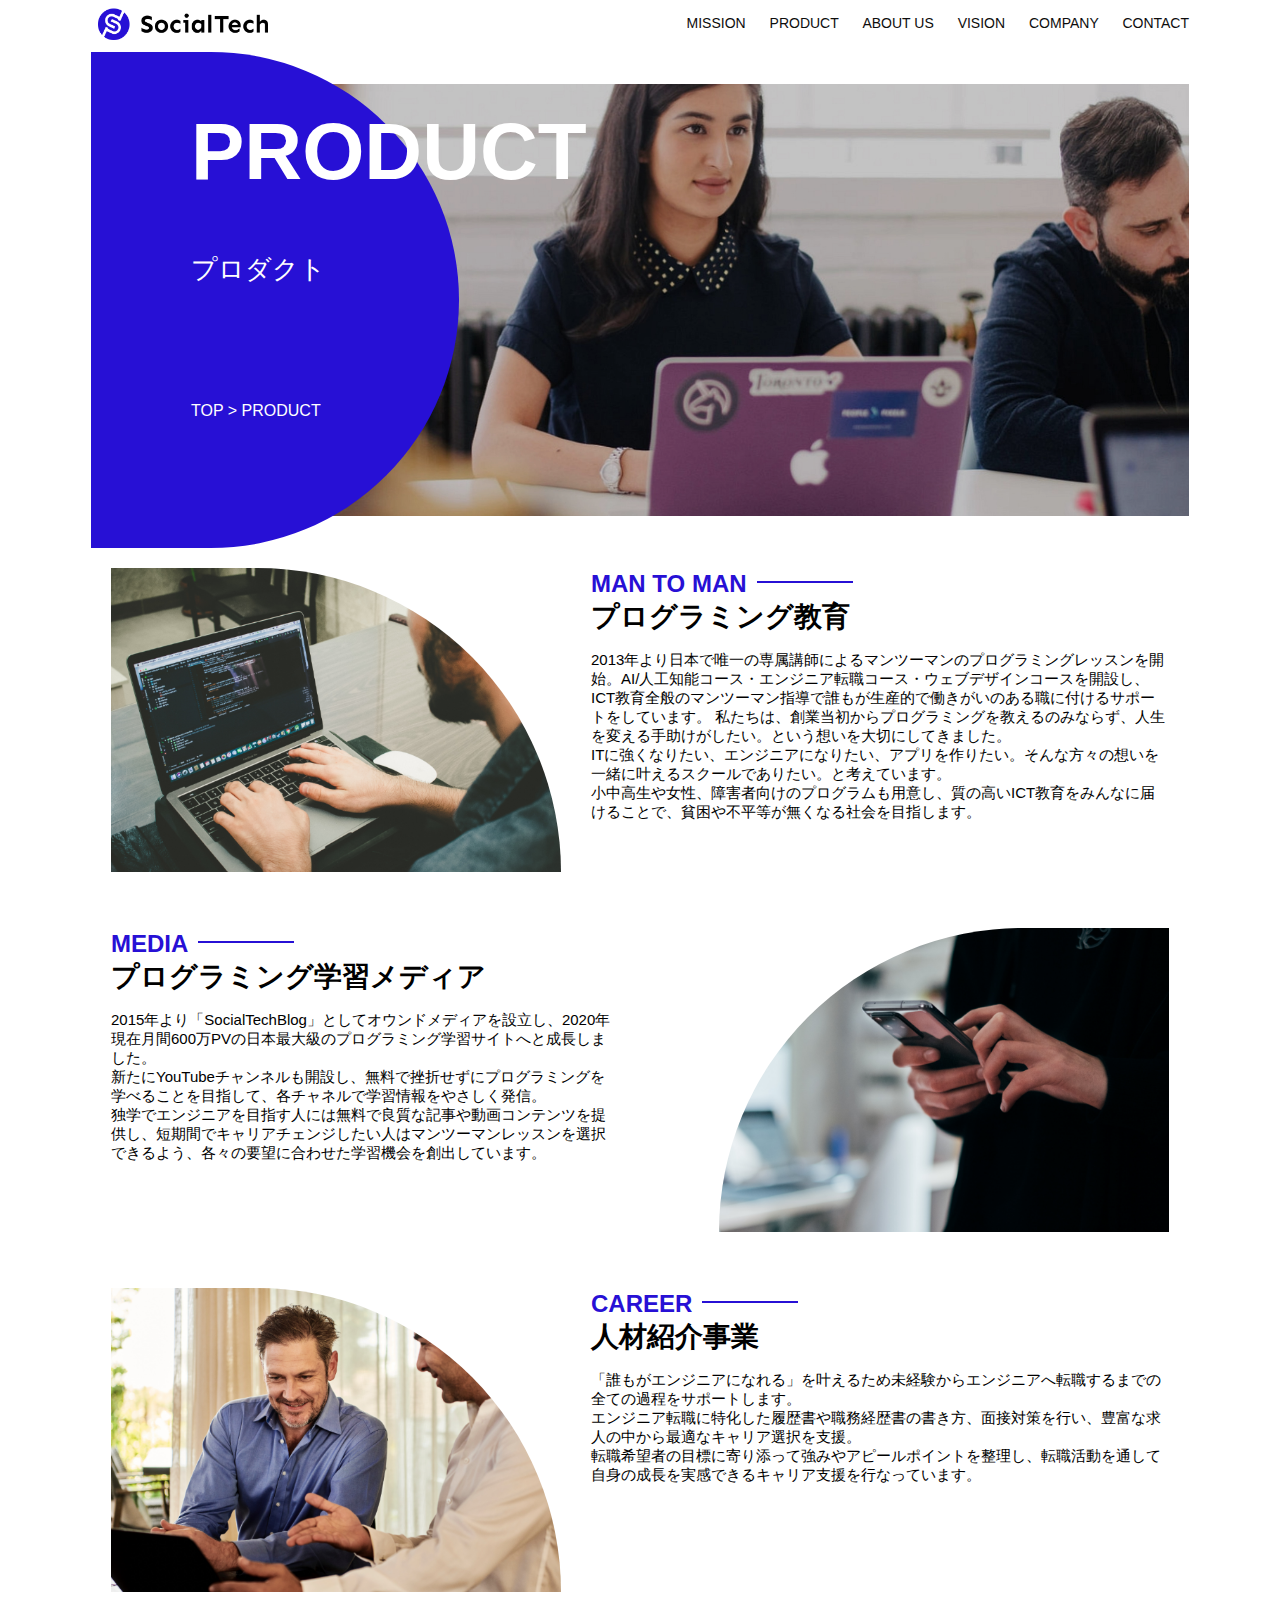
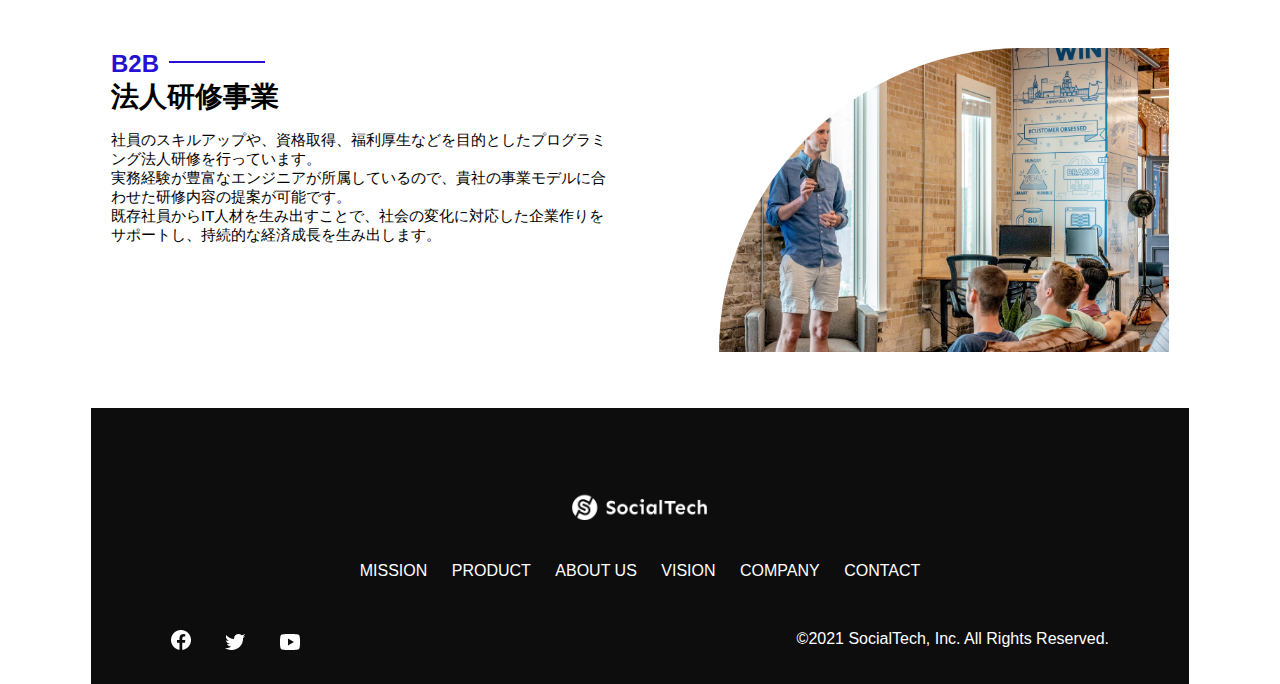
<file: product.html>
<!DOCTYPE html>
  <html>
  <head>
    <title>SocialTech -PRODUCT プロダクト-</title>
    <meta charset="UTF-8">
    <meta name="description" content="SocialTechの4つのプロダクトを紹介します">
    <meta name="viewport" content="width=device-width, initial-scale=1.0">
    <link rel="stylesheet" href="style.css">
  </head>
  
  <body>
    <!-- ヘッダー -->
    <header>
      <!-- ロゴ -->
      <a href="index.html" id="logo"><img src="images/logo.png" alt="トップページに戻る"></a>
  
      <!-- PC用ナビゲーション -->
      <nav id="nav-pc">
        <a href="mission.html">MISSION</a>
        <a href="product.html">PRODUCT</a>
        <a href="index.html#aboutus">ABOUT US</a>
        <a href="index.html#vision">VISION</a>
        <a href="index.html#company">COMPANY</a>
        <a href="index.html#contact">CONTACT</a>
      </nav>
  
      <!-- スマホ用メニューボタン -->
      <img id="menu-sp" src="images/button-menu.png" alt="ナビゲーションを開く" onclick="document.getElementById('nav-sp').style.display = 'block'">
  
      <!-- スマホ用ナビゲーション -->
      <nav id="nav-sp">
        <img id="close" src="images/button-close.png" alt="ナビゲーションを閉じる" onclick="document.getElementById('nav-sp').style.display = 'none'">
        <a id="logo-sp" href="index.html" onclick="document.getElementById('nav-sp').style.display = 'none'"><img
            src="images/logo-sp.png" alt="トップページに戻る"></a>
        <a class="menu" href="mission.html" onclick="document.getElementById('nav-sp').style.display = 'none'">MISSION</a>
        <a class="menu" href="product.html" onclick="document.getElementById('nav-sp').style.display = 'none'">PRODUCT</a>
        <a class="menu" href="index.html#aboutus" onclick="document.getElementById('nav-sp').style.display = 'none'">ABOUT
          US</a>
        <a class="menu" href="index.html#vision"
          onclick="document.getElementById('nav-sp').style.display = 'none'">VISION</a>
        <a class="menu" href="index.html#company"
          onclick="document.getElementById('nav-sp').style.display = 'none'">COMPANY</a>
        <a class="menu" href="index.html#contact"
          onclick="document.getElementById('nav-sp').style.display = 'none'">CONTACT</a>
        <div id="sns">
          <a href="https://www.facebook.com/sejuku2013"><img src="images/button-facebook.png" alt="Facebookのリンク"></a>
          <a href="https://twitter.com/samuraijuku"><img src="images/button-twitter.png" alt="Twitterのリンク"></a>
          <a href="https://www.youtube.com/channel/UCCFOQO5aDK0xXam4cUQXT8g"><img src="images/button-youtube.png" alt="YouTubeのリンク"></a>
        </div>
      </nav>
    </header>
    <main>
      <article>
        <section id="product-main">
          <div id="product-title">
            <h1>PRODUCT</h1>
            <span>プロダクト</span>
            <div>TOP > PRODUCT</div>
          </div>
        </section>
        <section class="product-section1">
          <img src="images/product/product-mantoman.png" alt="PCでコードを書く男性">
          <div>
            <h2 class="product-h2">MAN TO MAN</h2>
            <h3 class="product-h3">プログラミング教育</h3>
            <p>
              2013年より日本で唯一の専属講師によるマンツーマンのプログラミングレッスンを開始。AI/人工知能コース・エンジニア転職コース・ウェブデザインコースを開設し、ICT教育全般のマンツーマン指導で誰もが生産的で働きがいのある職に付けるサポートをしています。
              私たちは、創業当初からプログラミングを教えるのみならず、人生を変える手助けがしたい。という想いを大切にしてきました。<br>ITに強くなりたい、エンジニアになりたい、アプリを作りたい。そんな方々の想いを一緒に叶えるスクールでありたい。と考えています。<br>小中高生や女性、障害者向けのプログラムも用意し、質の高いICT教育をみんなに届けることで、貧困や不平等が無くなる社会を目指します。 
            </p>
          </div>
        </section>

        <section class="product-section2">          
          <div>
            <h2 class="product-h2">MEDIA</h2>
            <h3 class="product-h3">プログラミング学習メディア</h3>
            <p>
             2015年より「SocialTechBlog」としてオウンドメディアを設立し、2020年現在月間600万PVの日本最大級のプログラミング学習サイトへと成長しました。<br>
             新たにYouTubeチャンネルも開設し、無料で挫折せずにプログラミングを学べることを目指して、各チャネルで学習情報をやさしく発信。<br>独学でエンジニアを目指す人には無料で良質な記事や動画コンテンツを提供し、短期間でキャリアチェンジしたい人はマンツーマンレッスンを選択できるよう、各々の要望に合わせた学習機会を創出しています。 
            </p>
          </div>
          <img src="images/product/product-media.png" alt="スマートフォンを操作する人">
        </section>

        <section class="product-section1">
          <img src="images/product/product-career.png" alt="笑顔で話し合う2人の男性">
          <div>
            <h2 class="product-h2">CAREER</h2>
            <h3 class="product-h3">人材紹介事業</h3>
            <p>
              「誰もがエンジニアになれる」を叶えるため未経験からエンジニアへ転職するまでの全ての過程をサポートします。<br>エンジニア転職に特化した履歴書や職務経歴書の書き方、面接対策を行い、豊富な求人の中から最適なキャリア選択を支援。<br>転職希望者の目標に寄り添って強みやアピールポイントを整理し、転職活動を通して自身の成長を実感できるキャリア支援を行なっています。<br> 
            </p>
          </div>
        </section>

        <section class="product-section2">          
          <div>
            <h2 class="product-h2">B2B</h2>
            <h3 class="product-h3">法人研修事業</h3>
            <p>
              社員のスキルアップや、資格取得、福利厚生などを目的としたプログラミング法人研修を行っています。<br>実務経験が豊富なエンジニアが所属しているので、貴社の事業モデルに合わせた研修内容の提案が可能です。<br>既存社員からIT人材を生み出すことで、社会の変化に対応した企業作りをサポートし、持続的な経済成長を生み出します。 
            </p>
          </div>
          <img src="images/product/product-b2b.png" alt="公演中の男性とそれを聴く人々">
        </section>

      </article>
      <footer>
        <div id="footer-logo">
          <img src="images/logo-sp.png" alt="SocialTech">
        </div>
        <div id="footer-link">
          <a href="mission.html">MISSION</a>
          <a href="product.html">PRODUCT</a>
          <a href="index.html#aboutus">ABOUT US</a>
          <a href="index.html#vision">VISION</a>
          <a href="index.html#company">COMPANY</a>
          <a href="index.html#contact">CONTACT</a>
        </div>
        <div id="sns-footer">
          <a href="https://www.facebook.com/sejuku2013"><img src="images/button-facebook.png" alt="Facebookのリンク"></a>
          <a href="https://twitter.com/samuraijuku"><img src="images/button-twitter.png" alt="Twitterのリンク"></a>
          <a href="https://www.youtube.com/channel/UCCFOQO5aDK0xXam4cUQXT8g"><img src="images/button-youtube.png" alt="YouTubeのリンク"></a>
          <span id="copyright">&copy;2021 SocialTech, Inc. All Rights Reserved. </span>
        </div>
      </footer>
    </main>
  </body>
  
  </html>
</file>
<file: style.css>
/* PC、スマホ共通スタイル */
body {
  font-family: "Source Sans Pro", "Hiragino Kaku Gothic ProN", Meiryo, Arial, sans-serif;
}

p{
  font-size: 15px;
}

/*====================
    PC用のスタイル
====================*/
@media screen and (min-width: 768px) {

/* 横幅設定 */
body{
  max-width: 1098px;
  min-width: 920px;
  margin: 0 auto 0 auto;
}

/* ヘッダー */
header {
  display: flex;
  justify-content: space-between;
}

/* ナビゲーションのレイアウト　*/
#nav-pc {
  font-size: 14px;
  padding-top: 15px;
}

/* ナビゲーションのリンクの装飾設定　*/
#nav-pc > a {
  text-decoration: none;
  margin-left: 20px;
}

#nav-pc > a:link {
  color: #0d0d0d;
}

#nav-pc > a:visited {
  color: #0d0d0d;
}

#nav-pc > a:hover {
  color: #0d0d0d;
  text-decoration: underline;
}

#nav-pc > a:active {
  color: #0d0d0d;
}

/* スマホ用ナビを非表示 */
#nav-sp,
#menu-sp {
  display: none;
}



/*　メインビジュアル */
#main-visual {
  position: relative;
  height: 400px;
}

#main-message {
  position: absolute;
  top: 0;
  left: 0;
  background-color: #2710d5;
  color: #ffffff;
  border-radius: 0 0 476px 0;
  max-width: 620px;
  height: 100%;
  width: 100%;
  z-index: 11;
}

#main-message > h1 {
  font-size: 60px;
  font-weight: bold;
  margin: 100px 0 0 50px;
}

#main-message > p {
  font-size: 28px;
  margin: 0 0 0 50px;
}

#main-visual > img {
  max-width: 620px;
  border-radius: 476px 0 0 0;
  position: absolute;
  top: 0;
  right: 0;
  z-index: 10;
}

/*　見出し */
h2 {
  margin: 40px 0 0 0;
}

h2::after {
  content: url("images/line.png");
  margin-left: 10px;
}

h3 {
  font-size: 27px;
}

/*　ミッション　*/
#mission {
  margin: 80px auto 80px auto;
  width: 100%;
}

#mission-flex {
  width: 100%;
  display: flex;
}

#mission-flex > div {
  width: 50%;
  margin: 20px;
}

#mission-photo {
  width: 100%;
}

#s2dgs {
  margin-top: 50px;
  width: 100%;
}

/* プロダクト　*/
#product {
  background-color: #fafafa;
  margin: 80px 0 80px 0;
  padding: 10px 40px 0px 40px;
}

/* 外枠 */
#product > div {
  margin-top: 40px;
  display: flex;
}

/* 左のカラム */
#product-left {
  width: 50%;
  margin-right: 20px;
}

/* 右のカラム */
#product-right {
  width: 50%;
  margin-left: 20px;
  margin-top: 80px;
}

/* 画像+説明の枠 */
#product-left > div {
  position: relative;
  height: 480px;
  margin-right: 20px;
}

#product-right > div {
  position: relative;
  height: 480px;
  margin-right: 20px;
}

/* 画像 */
.product-photo {
  width: 100%;
}

/* 説明文の枠 */
.product-explain {
  background-color: #ffffff;
  position: absolute;
  left: 0;
  top: 280px;
  margin: 0 40px 0 40px;
  padding: 20px;
  box-shadow: 5px 5px 10px rgba(0, 0, 0, 0.05);
} 

/* 説明文の英語 */
.product-explain > span {
  color: #2710d5;
  font-weight: bold;
  font-size: 16px;
  margin: 0;
}

/* 説明文の見出し */
.product-explain > h3 {
  font-size: 20px;
  margin: 5px 0 5px 0;
} 

/* 説明文 */
.product-explain > p {
  font-size: 14px;
  margin: 0;
}

/* 「もっとみる」ボタン */
#product-more {
  margin: 0 auto -42px auto;
}

/* ABOUT US */
#aboutus {
  margin: 80px auto 80px auto;
}

/* 3つの組織文化と画像を入れる枠 */
#aboutus > div {
  display: flex;
}

/* 画像 */
.culture-img {
  width: 100%;
  align-self: flex-start;
}

.culture-img2 {
  margin-top: 50px;
  width: 100%;
}

/* 三つの組織文化の表 */
.culture-table {
  margin-right: 50px;
}

/* 番号 */
.culture-num {
  font-size: 80px;
  color: #2710d5;
  margin: 0 20px 0 0;
}

/* 組織文化英語 */
.culture-en {
  color: #2710d5;
  font-weight: bold;
  font-size: 24px;
  display: block;
}

/* 組織文化日本語 */
.culture-jp {
  font-size: 28px;
  font-weight: bold;
}

/* 説明文 */
.culture-description {
  margin: 0;
}

/* ビジョン */
#vision {
  margin: 80px auto 80px auto;
}

/* セクション内の外枠 */
#vision > div {
  width: 100%;
  display: flex;
  justify-content: space-between;
  flex-wrap: wrap;
}

/* 7つの行動指針の枠 */
.vision-box {
  width: 300px;
  height: 300px;
  margin-bottom: 30px;
  position: relative;
}

.vision-box > img {
  width: 100%;
  height: auto;
  position: absolute;
  top: 0;
  left: 0;
  z-index: 30;
}

.vision-box > span {
  position: absolute;
  top: 0;
  left: 0;
  z-index: 31;
  margin-right: 20px;
}

.vision-box > span > h4 {
  color: #2710d5;
  font-size: 19px;
  margin: 80px 0 0 0;
}

.vision-box > span > h4::first-letter {
  font-size: 40px;
}

.vision-box > span > h5 {
  font-size: 20px;
  margin: 0 0 0 0;
}

.vision-box > span > p {
  margin: 10px 0 0 0;
}

/* 会社概要 */
#company {
  margin: 80px auto 80px auto;
}

#company-table {
  width: 100%;
}

.tableheader {
  text-align: left;
  padding: 20px;
  border-bottom-color: #2710d5;
  border-bottom-width: 1px;
  border-bottom-style: solid;
  width: 100px;
}

.tableheader-first {
  text-align: left;
  padding: 20px;
  border-bottom-color: #2710d5;
  border-bottom-width: 1px;
  border-bottom-style: solid;
  border-top-color: #2710d5;
  border-top-width: 1px;
  border-top-style: solid;
  width: 100px;
}

.cell {
  padding: 30px;
  border-bottom-color: #ececec;
  border-bottom-width: 1px;
  border-bottom-style: solid;
}

.cell-first {
  padding: 30px;
  border-bottom-color: #ececec;
  border-bottom-width: 1px;
  border-bottom-style: solid;
  border-top-color: #ececec;
  border-top-width: 1px;
  border-top-style: solid;
}

#company > iframe {
  width: 100%;
  height: 368PX;
  margin-top: 40px;
}

/* お問い合わせ */
#contact {
  margin: 80px auto 80px auto;
}

 /* 外枠 */
 #contact > form > div {
  display: flex;
  flex-direction: row;
  flex-wrap: wrap;
  padding-bottom: 30px;
 }

 /* 左列の見出し */
 .contact-heading {
  width: 240px;
  align-self: center;
}
/* 見出しのラベル */
.contact-label {
  font-weight: bold;
}
/* 必須 */
.contact-span {
  color: #ce2222;
  margin: 0 0 0 20px;
  font-weight: bold;
}

/* テキストボックス */
.contact-textbox {
  border-top: 0;
  border-left: 0;
  border-right: 0;
  border-bottom-width: 1px;
  border-bottom-color: #707070;
  border-bottom-style: solid;
  background-color: #fafafa;
  width: 400px;
  height: 56px;
}
/* お問い合わせ内容のテキストエリア */
.contact-textarea {
  border-top: 0;
  border-left: 0;
  border-right: 0;
  border-bottom-width: 1px;
  border-bottom-color: #707070;
  border-bottom-style: solid;
  background-color: #fafafa;
  width: 400px;
  height: 200px;
}
/* 個人情報の取り扱い */
details {
  width: 700px;
}
details > div {
  background-color: #fafafa;
  padding: 20px;
} 
details > div > span {
  font-weight: bold;
}

/* フッター */
footer {
  background-color: #0d0d0d;
  text-align: center;
  padding: 80px 80px 30px 80px;
}

#footer-logo {
  margin-bottom: 30px;
}

#footer-link {
  margin-bottom: 50px;
}

#footer-link > a {
  text-decoration: none;
  margin: 10px;
}

#footer-link > a:link {
  color: #ffffff;
}
#footer-link > a:visited {
  color: #ffffff;
}
#footer-link > a:hover {
  color: #ffffff;
  text-decoration: underline;
}

#footer-link > a:active {
  color: #ffffff;
}

#sns-footer {
  text-align: left;
  width: 100%;
}

#sns-footer > a {
  margin-right: 30px;
}

#copyright {
  color: #ffffff;
  float: right;
}


/* mission.html用スタイル */
/* ミッションのメインビジュアル */
#mission-main {
  height: 496px;
  width: 100%;
  background-image: url(images/mission/mission-main.png);
  background-repeat: no-repeat;
  background-position-y: center;
}

#mission-title {
  background-color: #2710d5;
  width: 368px;
  color: #ffffff;
  height: 496px;
  border-radius: 0 248px 248px 0;
  position: relative;
}

#mission-title > h1 {
  position: absolute;
  top: 0;
  left: 100px;
  font-size: 80px;
}

#mission-title > span {
  position: absolute;
  top: 200px;
  left: 100px;
  font-size: 26px;
}

#mission-title > div {
  position: absolute;
  top: 350px;
  left: 100px;
  font-size: 16px;
}

#mission-s2dgs {
  width: 100%;
  margin: 20px;
}

.mission-h2 {
  color: #2710d5;
  font-size: 40px;
}

.mission-h2::after {
  content: none;
}

#mission-5goals {
  margin: 20px;
  display: flex;
}

#mission-5goals > div {
  flex-grow: 1;
  padding: 20px;
}

#mission-5goals > div > div {
  margin-bottom: 40px;
}

.fivegoals-image-right {
  float: right;
  margin: 20px;
}

.fivegoals-image-left {
  float: left;
  margin: 20px;
}

.fivegoals-number {
  color: #2710d5;
  font-size: 48px;
  margin: 0 0 0 0;
}

.fivegoals-h3 {
  font-size: 28px;
  margin: 0 0 0 0;
}

.fivegoals-p {
  margin: 0 0 0 0;
}

/* プロダクトページ */
#product-main {
  height: 496px;
  width: 100%;
  background-image: url(images/product/product-main.png);
  background-repeat: no-repeat;
  background-position-y: center;
}

#product-title {
  background-color: #2710d5;
  width: 368px;
  color: #ffffff;
  height: 496px;
  border-radius: 0 248px 248px 0;
  position: relative;
}

#product-title > h1 {
  position: absolute;
  top: 0;
  left: 100px;
  font-size: 80px;
}

#product-title > span {
  position: absolute;
  top: 200px;
  left: 100px;
  font-size: 26px;
}

#product-title > div {
  position: absolute;
  top: 350px;
  left: 100px;
  font-size: 16px;
}

/* セクション1 */
.product-section1 {
  position: relative;
  margin: 20px;
  height: 340px;
}

.product-section1 > img {
  position: absolute;
  top: 0;
  left: 0;
  width: 450px;
  margin: 0 40px 30px 0;
  border-radius: 0 432px 0 0;
}

.product-section1 > div {
  position: absolute;
  top: 0;
  left: 480px;
}

/*  セクション2 */
.product-section2 {
  position: relative;
  margin: 20px;
  height: 340px;
} 

.product-section2 > img {
  position: absolute;
  top: 0;
  right: 0;
  width: 450px;
  margin: 0 0 30px 40px;
  border-radius: 432px 0 0 0;
}

.product-section2 > div {
  width: 500px;
  position: absolute;
  top: 0;
  left: 0;
}

.product-h2 {
  color: #2710d5;
  font-size: 24px;
  margin: 0;
}

.product-h3 {
  font-size: 28px;
  margin: 0;
}








}
/*==========================
　 スマートフォン用のスタイル
==========================*/
@media screen and (max-width: 767px) {
  body {
    min-width: 375px;
    margin: 0;
  }
  
  /* PC用ナビゲーション非表示 */
  #nav-pc {
    display: none;
  }

  /* ハンバーガーメニュー */
  #menu-sp {
    float: right;
    padding: 0;
  }

  #nav-sp {
    background-color: #2710d5;
    position: absolute;
    left: 0;
    top: 0;
    height: 100%;
    width: 100%;
    display: none;
    z-index: 100;
  }

  /* ×ボタン */
  #close {
    position: absolute;
    top: 20px;
    right: 20px;
  }

  /* ナビゲーションメニュー用ロゴ */
  #logo-sp {
    margin: 80px 0 30px 20px;
  }

  /* ナビゲーションのリンクの装飾設定 */
  #nav-sp > a {
    display: block;
  }

  #nav-sp > a:link {
    color: #ffffff;
  }

  #nav-sp > a:visited {
    color: #ffffff;
  }

  #nav-sp > a:hover {
    color: #ffffff;
    text-decoration: underline;
  }

  #nav-sp > a:active{
    color: #ffffff;
  }

  #nav-sp > .menu {
    text-decoration: none;
    display: block;
    margin: 0 20px 0 20px;
    height: 44px;
    font-size: 16px;
    background-image: url(images/arrow.png);
    background-repeat: no-repeat;
    background-position: right top;
  }

  #sns {
    position: absolute;
    bottom: 20px;
    left: 20px;
  }

  #sns > a {
    margin-right: 30px;
  }

  /* メインビジュアル */
  #main-visual {
    position: relative;
    height: 470px;
    width: 100%;
    overflow: hidden;
  }

  #main-visual > div {
    position: absolute;
    top: 0;
    left: 0;
    background-color: #2710d5;
    color: white;
    border-radius: 0 0 476px 0;
    text-align: center;
    height: 280px;
    width: 100%;
    z-index: 11;
  }

  #main-visual > div > h1 {
    font-size: 28px;
    margin: 90px 0 0 0;    
  }

  #main-visual > div > p {
    margin: 0;
  }

  #main-visual > img {
    width: 100%;
    border-radius: 476px 0 0 0;
    z-index: 10;
    position: absolute;
    bottom: 0;
    right: 0;
  }

  /* 見出し */
  h2::after {
    content: url(images/line.png);
    margin-left: 10px;
  }

  h3 {
    font-size: 24px;
    margin: 10px 0 0 0;
  }
  /* ミッション */
  #mission {
    margin: 20px;
  }

  #mission-photo {
    width: 100%;
  }

  #s2dgs {
    width: 100%;
  }

  /* プロダクト */
  #product {
    background-color: #fafafa;
    padding-top: 10px;
  }

  #product h2 {
    margin-left: 20px;
  }

  /* 外枠 */
  /* 左右のカラム　スマホでは縦並び */
  #product-left,
  #product-right {
    margin-right: 20px;
    margin-left: 20px;
  }

  /* 画像+説明の枠 */
  #product-left > div,
  #product-right > div {
    position: relative;
    height: 540px;
  }

  /* 説明文の枠 */
  .product-explain {
    background-color: #ffffff;
    position: absolute;
    left: 0;
    bottom: 50px;
    padding: 20px;
    box-shadow: 5px 5px 10px rgba(0, 0, 0, 0.05);
  }

  .product-explain > span {
    color: #2710d5;
    font-weight: bold;
    font-size: 16px;
    margin: 0;
  }

  .product-explain > h3 {
    margin: 10px 0 10px 0;
  }

  /* 画像 */
  .product-photo {
    width: 100%;
  }

  #product-more > img{
    margin: 0 0 -42px 20px;
  }

  /* ABOUT US */
  #aboutus {
    margin: 80px 20px 80px 20px;
  }

  #aboutus > div {
    display: flex;
    flex-direction: column;
  }

  .culture-table {
    width: 100%;
    padding-right: 20px;
    order: 2;
  }

  .culture-img {
    width: 100%;
    order: 1;
  }

  .culture-img2 {
    width: 100%;
  }

  .culture-num {
    font-size: 80px;
    color: #2710d5;
  }

  .culture-en {
    color: #2710d5;
    font-weight: bold;
    font-size: 24px;
    display: block;
  }

  .culture-jp {
    display: block;
  }

  .culture-description {
    margin: 0;
  }

  /* ビジョン */
  #vision {
    margin: 80px 20px 80px 20px;
  }

  .vision-box {
    width: 300px;
    height: 300px;
    margin-bottom: 30px;
    position: relative;
  }

  .vision-box > img {
    width: 100%;
    height: auto;
    position: absolute;
    top: 0;
    left: 0;
    z-index: 30;
  }

  .vision-box > span {
    position: absolute;
    top: 0;
    left: 0;
    z-index: 31;
    margin-right: 20px;
  }

  .vision-box > span > h4 {
    color: #2710d5;
    font-size: 19px;
    margin: 60px 0 0 0;
  }

  .vision-box > span > h5 {
    font-size: 20px;
    margin: 0 0 0 0;
  }

  .vision-box > span > p {
    margin: 10px 0 0 0;
  }

  /* 会社概要 */
  #company {
    margin: 0 20px 0 20px;

  }

  #company > h3 {
    margin-bottom: 20px;
  }

  #company > table {
    width: 100%;
  }

  .tableheader-first {
    text-align: left;
    padding: 20px;
    border-bottom-color: #2710d5;
    border-bottom-width: 1px;
    border-bottom-style: solid;
    border-top-color: #2710d5;
    border-top-width: 1px;
    border-top-style: solid;
    width: 50px;
  }

  .tableheader {
    text-align: left;
    border-bottom-color: #2710d5;
    border-bottom-width: 1px;
    border-bottom-style: solid;
    width: 50px;
  }

  .cell {
    padding: 20px;
    border-bottom-color: #ececec;
    border-bottom-width: 1px;
    border-bottom-style: solid;
  }

  .cell-first {
    padding: 20px;
    border-bottom-color: #ececec;
    border-bottom-width: 1px;
    border-bottom-style: solid;
    border-top-color: #ececec;
    border-top-width: 1px;
    border-top-style: solid;
  }

  #company > iframe {
    width: 100%;
    height: 240px;
    margin: 40px 0 0 0;
  }

  /* お問い合わせ */
  #contact {
    margin: 80px 20px 80px 20px;    
  }

  #contact > h3 {
    margin-bottom: 20px;
  }

  #contact > form > div {
    margin-bottom: 20px;
  }

  .contact-heading {
    margin-bottom: 20px;
  }

  /*ラベル*/
  .contact-label {
    font-weight: bold;
  }

  /* 必須 */
  .contact-span {
    color: #ce2222;
    margin: 0 0 0 0px;
    font-weight: bold;
  }

  .contact-textbox {
    height: 56px;
    border-top: 0;
    border-left: 0;
    border-right: 0;
    background-color: #fafafa;
    border-bottom-color: #707070;
    border-bottom-width: 1px;
    border-style: solid;
    min-width: 300px;
    width: 100%;
  }

  .contact-textarea {
    height: 150px;
    border-top: 0;
    border-left: 0;
    border-right: 0;
    background-color: #fafafa;
    width: 100%;
  }

  .radiobutton {
    margin-bottom: 20px;
  }

  .radiobutton + label::after {
    content: "\A";
    white-space: pre;
  }

  /* フッター */
  footer {
    background-color: #0d0d0d;
    padding: 30px 20 px 50px 20px;
  }

  #footer-logo {
    margin-bottom: 30px;
  }

  #footer-link {
    margin-bottom: 50px;
  }

  #footer-link > a {
    text-decoration: none;
    margin: 0 20px 30px 0;
    display: block;
    background-image: url(images/arrow.png);
    background-repeat: no-repeat;
    background-position: right top;
  }

  #footer-link > a:link {
    color: #ffffff;
  }

  #footer-link > a:visited {
    color: #ffffff;
  }

  #footer-link > a:hover {
    color: #ffffff;
    text-decoration: underline;
  }

  #footer-link > a:active {
    color: #ffffff;
  }

  #sns-footer > a {
    margin-right: 30px;
  }
  #copyright {
    font-size: 12px;
    display: block;
    margin-top: 30px;
    color: #ffffff;
  }

  /* mission.html用スタイル */
  /* ミッションのメインビジュアル */
  #mission-main {
    height: 256px;
    width: 100%;
    background-image: url(images/mission/mission-main.png);
    background-repeat: no-repeat;
    background-position-y: center;
    background-size: auto 208px;
  }

  #mission-title {
    background-color: #2710d5;
    width: 136px;
    color: #ffffff;
    height: 256px;
    border-radius: 0 248px 248px 0;
    position: relative;
  }

  #mission-title > h1 {
    position: absolute;
    top: 110px;
    left: 20px;
    font-size: 18px;
  }

  #mission-title > span {
    position: absolute;
    top: 110px;
    left: 20px;
    font-size: 18px;
  }

  #mission-title > div {
    position: absolute;
    top: 180px;
    left: 20px;
    font-size: 13px;
  }

  /* ミッションページ　S2DGSの設定 */
  #mission-s2dgs {
    margin: 20px;
  }

  .mission-h2 {
    color: #2710d5;
    font-size: 38px;
    margin: 0px;
  }


  .mission-h2::after {
    content: none;
  }

  #mission-s2dgs > img {
    width: 100%;
  }

  /* ミッションページ　5Goalsの設定 */
  #mission-5goals {
    margin: 20px;
  }

  #mission-5goals > div > div {
    margin-bottom: 20px;
  }

  #s2dgs-img {
    width: 100%;
  }

  .fivegoals-image-right {
    margin:  20px auto 20px auto;
    display: block;
  }

  .fivegoals-image-left {
    margin:  20px auto 20px auto;
    display: block;
  }

  .fivegoals-number {
    color: #2710d5;
    font-size: 48px;
    margin: 0;
  }

  .fivegoals-h3 {
    font-size: 28px;
    margin: 0;
  }

  .fivegoals-p {
    margin: 0;
  }

  /* プロダクトページ */
  #product-main {
    height: 256px;
    width: 100%;
    background-image: url(images/product/product-main.png);
    background-repeat: no-repeat;
    background-position-y: center;
    background-size: auto 208px;
  }

  #product-title {
    background-color: #2710d5;
    width: 136px;
    color: #ffffff;
    height: 256px;
    border-radius: 0 248px 248px 0;
    position: relative;
  }

  #product-title > h1 {
    position: absolute;
    top: 0;
    left: 20px;
    font-size: 40px;
  }

  #product-title > span {
    position: absolute;
    top: 110px;
    left: 20px;
    font-size: 18px;  
  }

  #product-title > div {
    position: absolute;
    top: 180px;
    left: 20px;
    font-size: 13px;  
  }

  .product-section1 {
    margin: 20px;
  }

  .product-section1 > img {
    width: 100%;
    border-radius: 0 300px 0 0;
  }

  .product-section2 {
    margin: 20px;
    display: flex;
    flex-direction: column;
  }

  .product-section2 > img {
    order: 1;
    width: 100%;
    border-radius: 300px 0 0 0;
  }

  .product-section2 > div {
    order: 2;
  }

  .product-h2 {
    color: #2710d5;
    font-size: 24px;
    margin: 0;
  }

  .product-h3 {
    font-size: 28px;
    margin: 0;
  }

}
</file>
